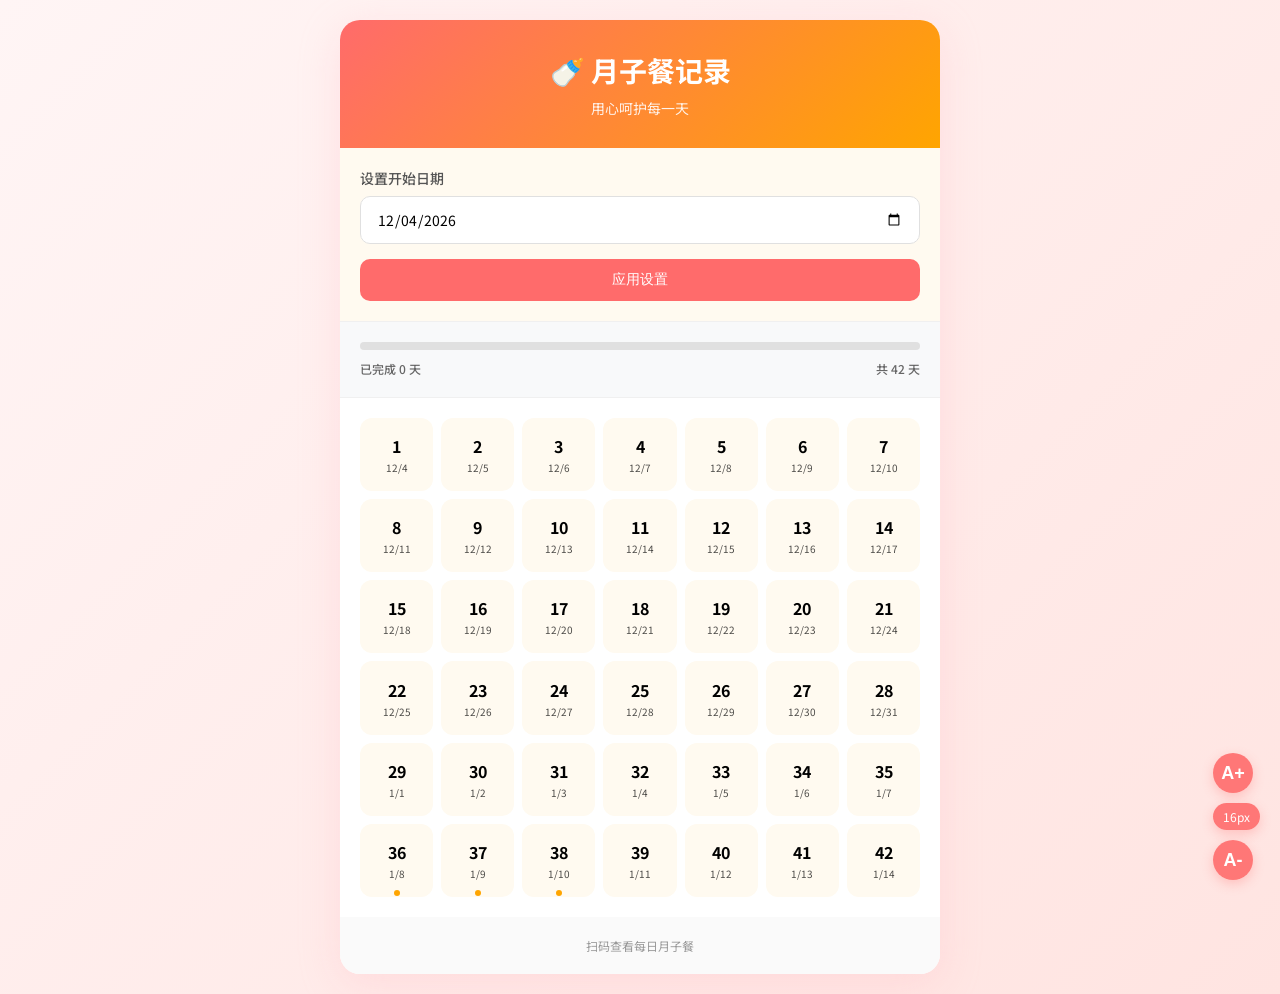
<file: index.html>
<!DOCTYPE html>
<html lang="zh-CN">
<head>
    <meta charset="UTF-8">
    <meta name="viewport" content="width=device-width, initial-scale=1.0, maximum-scale=1.0, user-scalable=no">
    <title>月子餐记录</title>
    <link rel="stylesheet" href="style.css">
    <link href="https://fonts.googleapis.com/css2?family=Noto+Sans+SC:wght@400;500;700&display=swap" rel="stylesheet">
</head>
<body>
    <div class="container">
        <header>
            <h1>🍼 月子餐记录</h1>
            <p class="subtitle">用心呵护每一天</p>
        </header>

        <div class="settings-section">
            <div class="setting-item">
                <label for="startDate">设置开始日期</label>
                <input type="date" id="startDate">
            </div>
            <button id="applyDate" class="btn btn-primary">应用设置</button>
        </div>

        <div class="progress-section">
            <div class="progress-bar">
                <div id="progressFill" class="progress-fill"></div>
            </div>
            <div class="progress-text">
                <span>已完成 <span id="completedDays">0</span> 天</span>
                <span>共 42 天</span>
            </div>
        </div>

        <div class="days-grid" id="daysGrid"></div>

        <footer>
            <p>扫码查看每日月子餐</p>
        </footer>

        <div class="font-size-controls">
            <button class="font-size-btn" id="fontIncrease">A+</button>
            <div class="font-size-indicator" id="fontSizeIndicator">16px</div>
            <button class="font-size-btn" id="fontDecrease">A-</button>
        </div>
    </div>

    <script src="script.js"></script>
</body>
</html>
</file>
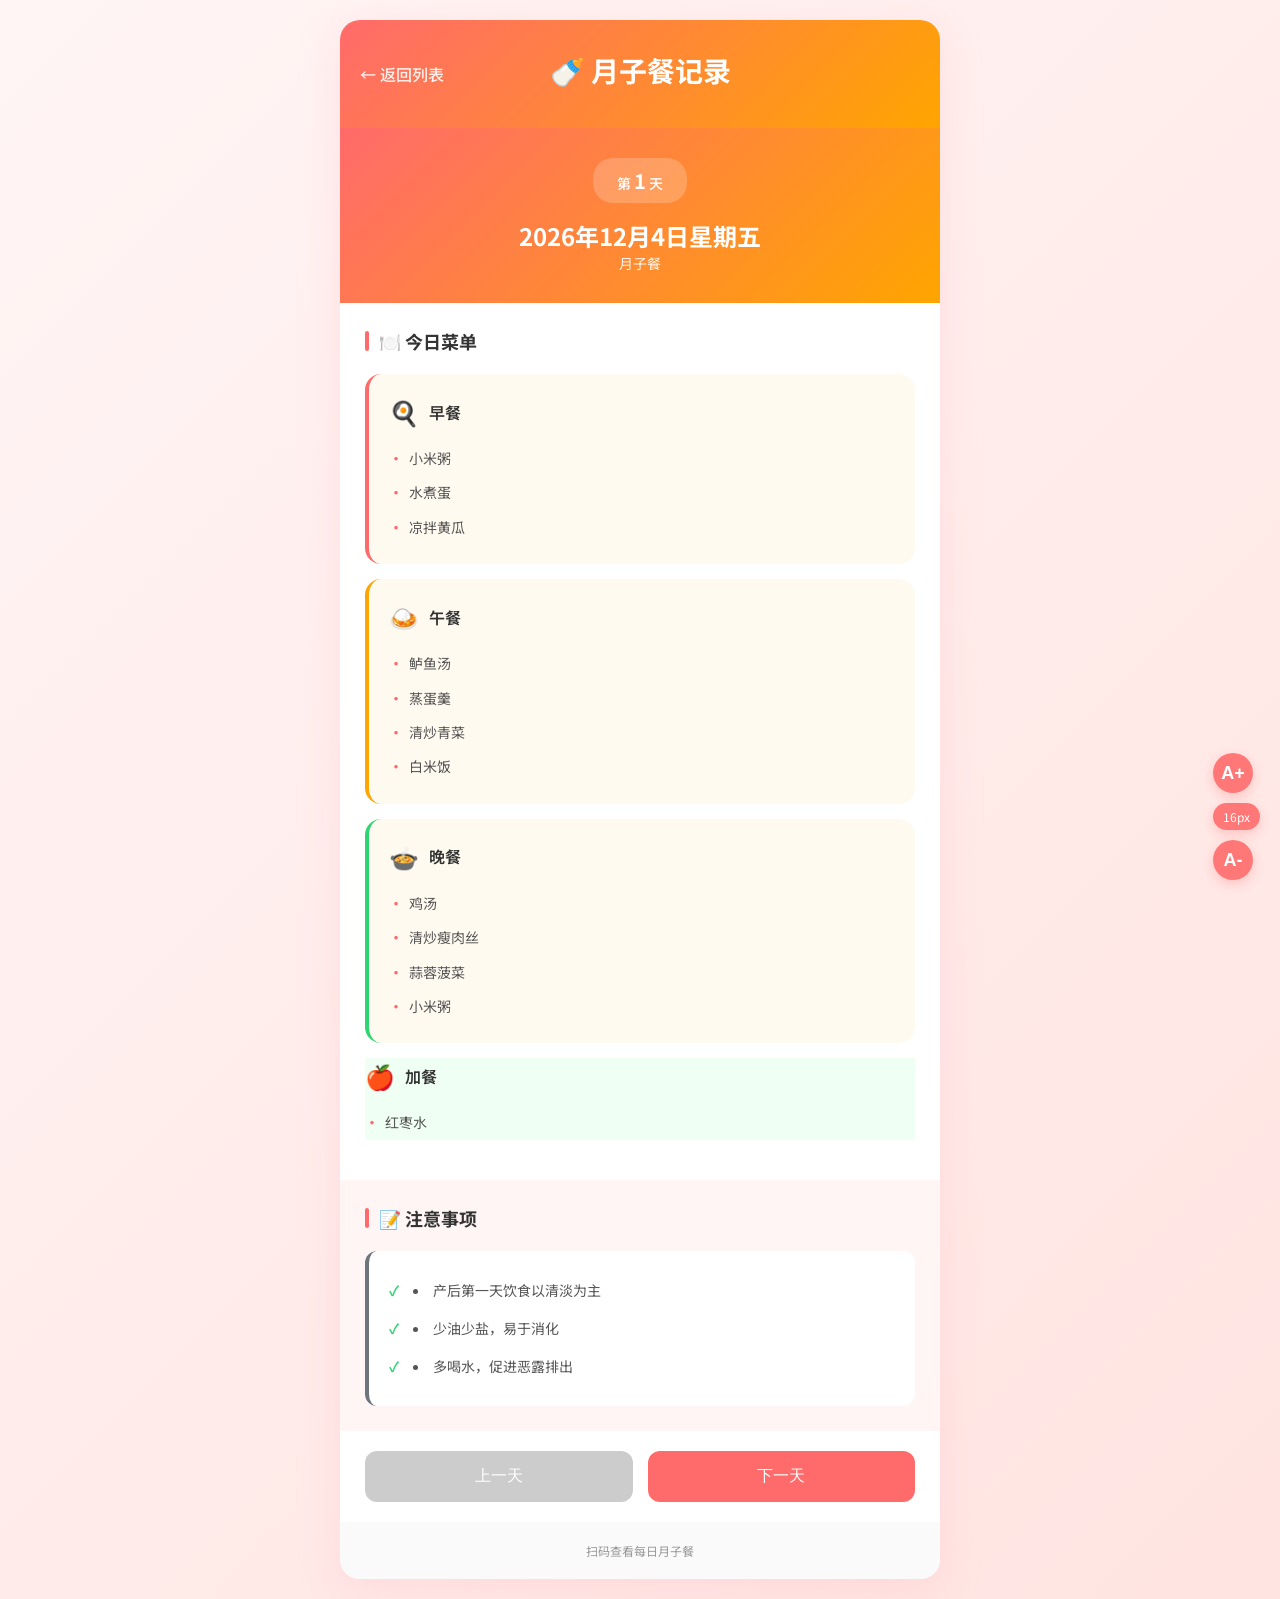
<file: detail.html>
<!DOCTYPE html>
<html lang="zh-CN">
<head>
    <meta charset="UTF-8">
    <meta name="viewport" content="width=device-width, initial-scale=1.0, maximum-scale=1.0, user-scalable=no">
    <title>月子餐 - 第X天</title>
    <link rel="stylesheet" href="style.css">
    <link href="https://fonts.googleapis.com/css2?family=Noto+Sans+SC:wght@400;500;700&display=swap" rel="stylesheet">
</head>
<body>
    <div class="container detail-container">
        <header>
            <a href="index.html" class="back-link">← 返回列表</a>
            <h1>🍼 月子餐记录</h1>
        </header>

        <div class="theme-section" id="themeSection">
            <div class="theme-badge">第 <span id="dayNumber">1</span> 天</div>
            <h2 id="dateTitle">2026年6月25日</h2>
            <div class="theme-label">月子餐</div>
        </div>

        <div class="content-section">
            <h3 class="section-title">🍽️ 今日菜单</h3>
            
            <div class="meal-card breakfast-card">
                <div class="meal-header">
                    <span class="meal-icon">🍳</span>
                    <span class="meal-name">早餐</span>
                </div>
                <div class="meal-content" id="breakfastContent">
                    <ul id="breakfastList"></ul>
                </div>
            </div>

            <div class="meal-card lunch-card">
                <div class="meal-header">
                    <span class="meal-icon">🍛</span>
                    <span class="meal-name">午餐</span>
                </div>
                <div class="meal-content" id="lunchContent">
                    <ul id="lunchList"></ul>
                </div>
            </div>

            <div class="meal-card dinner-card">
                <div class="meal-header">
                    <span class="meal-icon">🍲</span>
                    <span class="meal-name">晚餐</span>
                </div>
                <div class="meal-content" id="dinnerContent">
                    <ul id="dinnerList"></ul>
                </div>
            </div>

            <div class="snack-card" id="snackCard" style="display: none;">
                <div class="meal-header">
                    <span class="meal-icon">🍎</span>
                    <span class="meal-name">加餐</span>
                </div>
                <div class="meal-content" id="snackContent">
                    <ul id="snackList"></ul>
                </div>
            </div>
        </div>

        <div class="notes-section" id="notesSection">
            <h3 class="section-title">📝 注意事项</h3>
            <div class="notes-content" id="notesContent">
                <p>暂无注意事项</p>
            </div>
        </div>

        <div class="nav-section">
            <button id="prevDay" class="nav-btn">上一天</button>
            <button id="nextDay" class="nav-btn">下一天</button>
        </div>

        <footer>
            <p>扫码查看每日月子餐</p>
        </footer>

        <div class="font-size-controls">
            <button class="font-size-btn" id="fontIncrease">A+</button>
            <div class="font-size-indicator" id="fontSizeIndicator">16px</div>
            <button class="font-size-btn" id="fontDecrease">A-</button>
        </div>
    </div>

    <script src="script.js"></script>
</body>
</html>
</file>
<file: style.css>
* {
    margin: 0;
    padding: 0;
    box-sizing: border-box;
}

body {
    font-family: 'Noto Sans SC', sans-serif;
    background: linear-gradient(135deg, #fff5f5 0%, #ffe4e1 100%);
    min-height: 100vh;
    padding: 20px;
    font-size: 16px;
    transition: font-size 0.3s ease;
}

.container {
    max-width: 600px;
    margin: 0 auto;
    background: #ffffff;
    border-radius: 20px;
    box-shadow: 0 10px 40px rgba(255, 182, 193, 0.3);
    overflow: hidden;
}

header {
    background: linear-gradient(135deg, #ff6b6b 0%, #ffa500 100%);
    color: white;
    padding: 30px;
    text-align: center;
    position: relative;
}

header h1 {
    font-size: 28px;
    margin-bottom: 8px;
    font-weight: 700;
}

.subtitle {
    font-size: 14px;
    opacity: 0.9;
}

.back-link {
    position: absolute;
    left: 20px;
    top: 50%;
    transform: translateY(-50%);
    color: rgba(255, 255, 255, 0.9);
    text-decoration: none;
    font-size: 16px;
    font-weight: 500;
}

.back-link:hover {
    text-decoration: underline;
}

.settings-section {
    padding: 20px;
    background: #fffaf0;
    border-bottom: 1px solid #f0f0f0;
}

.setting-item {
    margin-bottom: 15px;
}

.setting-item label {
    display: block;
    font-size: 14px;
    font-weight: 500;
    color: #555;
    margin-bottom: 8px;
}

.setting-item input {
    width: 100%;
    padding: 12px 16px;
    border: 1px solid #e0e0e0;
    border-radius: 10px;
    font-size: 14px;
    font-family: inherit;
    transition: all 0.3s;
    background: #fff;
}

.setting-item input:focus {
    outline: none;
    border-color: #ff6b6b;
    box-shadow: 0 0 0 3px rgba(255, 107, 107, 0.1);
}

.btn {
    padding: 12px 24px;
    border: none;
    border-radius: 10px;
    font-size: 14px;
    font-weight: 500;
    cursor: pointer;
    transition: all 0.3s;
}

.btn-primary {
    background: #ff6b6b;
    color: white;
    width: 100%;
}

.btn-primary:hover {
    background: #ff5252;
    transform: translateY(-2px);
    box-shadow: 0 5px 15px rgba(255, 107, 107, 0.3);
}

.progress-section {
    padding: 20px;
    background: #f8f9fa;
    border-bottom: 1px solid #f0f0f0;
}

.progress-bar {
    height: 8px;
    background: #e0e0e0;
    border-radius: 4px;
    overflow: hidden;
    margin-bottom: 10px;
}

.progress-fill {
    height: 100%;
    background: linear-gradient(90deg, #ff6b6b, #ffa500);
    border-radius: 4px;
    transition: width 0.3s ease;
}

.progress-text {
    display: flex;
    justify-content: space-between;
    font-size: 12px;
    color: #666;
}

.progress-text span {
    font-weight: 500;
}

.days-grid {
    display: grid;
    grid-template-columns: repeat(7, 1fr);
    gap: 8px;
    padding: 20px;
}

.day-card {
    aspect-ratio: 1;
    display: flex;
    flex-direction: column;
    align-items: center;
    justify-content: center;
    background: #fffaf0;
    border-radius: 12px;
    cursor: pointer;
    transition: all 0.3s;
    border: 2px solid transparent;
}

.day-card:hover {
    background: #ffe4e1;
    border-color: #ff6b6b;
    transform: scale(1.05);
}

.day-card.active {
    background: linear-gradient(135deg, #ff6b6b, #ffa500);
    color: white;
}

.day-card.today {
    border-color: #ff6b6b;
    background: #fff0f0;
}

.day-card.has-meal::after {
    content: '';
    position: absolute;
    bottom: 4px;
    width: 6px;
    height: 6px;
    background: #ffa500;
    border-radius: 50%;
}

.day-number {
    font-size: 16px;
    font-weight: 700;
}

.day-date {
    font-size: 10px;
    opacity: 0.7;
    margin-top: 2px;
}

.detail-container {
    max-width: 600px;
}

.theme-section {
    background: linear-gradient(135deg, #ff6b6b 0%, #ffa500 100%);
    color: white;
    padding: 30px;
    text-align: center;
    position: relative;
}

.theme-badge {
    display: inline-block;
    background: rgba(255, 255, 255, 0.2);
    padding: 8px 24px;
    border-radius: 20px;
    font-size: 14px;
    font-weight: 500;
    margin-bottom: 15px;
}

.theme-badge span {
    font-size: 20px;
    font-weight: 700;
}

.date-title {
    font-size: 24px;
    margin-bottom: 8px;
    font-weight: 700;
}

.theme-label {
    font-size: 14px;
    opacity: 0.9;
}

.content-section {
    padding: 25px;
}

.section-title {
    font-size: 18px;
    color: #333;
    margin-bottom: 20px;
    display: flex;
    align-items: center;
}

.section-title::before {
    content: '';
    width: 4px;
    height: 20px;
    background: #ff6b6b;
    border-radius: 2px;
    margin-right: 10px;
}

.meal-card {
    background: #fffaf0;
    border-radius: 16px;
    padding: 20px;
    margin-bottom: 15px;
    border-left: 4px solid #ffa500;
}

.meal-card:last-child {
    margin-bottom: 0;
}

.breakfast-card {
    border-left-color: #ff6b6b;
}

.lunch-card {
    border-left-color: #ffa500;
}

.dinner-card {
    border-left-color: #2ed573;
}

.snack-card {
    background: #f0fff4;
    border-left-color: #1e90ff;
    margin-bottom: 15px;
}

.meal-header {
    display: flex;
    align-items: center;
    margin-bottom: 12px;
}

.meal-icon {
    font-size: 24px;
    margin-right: 10px;
}

.meal-name {
    font-size: 16px;
    font-weight: 600;
    color: #333;
}

.meal-content ul {
    list-style: none;
    padding: 0;
}

.meal-content li {
    padding: 6px 0;
    position: relative;
    padding-left: 20px;
    font-size: 14px;
    color: #555;
    line-height: 1.6;
}

.meal-content li::before {
    content: '•';
    position: absolute;
    left: 0;
    color: #ff6b6b;
    font-weight: bold;
}

.notes-section {
    padding: 25px;
    background: #fff5f5;
}

.notes-content {
    background: #fff;
    border-radius: 12px;
    padding: 20px;
    border-left: 4px solid #6c757d;
}

.notes-content p {
    font-size: 14px;
    color: #555;
    line-height: 1.8;
    margin: 0;
}

.notes-content ul {
    list-style: none;
    padding: 0;
}

.notes-content li {
    padding: 8px 0;
    position: relative;
    padding-left: 24px;
    font-size: 14px;
    color: #555;
    line-height: 1.6;
}

.notes-content li::before {
    content: '✓';
    position: absolute;
    left: 0;
    color: #2ed573;
    font-weight: bold;
}

.nav-section {
    display: flex;
    gap: 15px;
    padding: 20px 25px;
}

.nav-section .nav-btn {
    flex: 1;
    padding: 15px;
    background: #ff6b6b;
    color: white;
    border: none;
    border-radius: 12px;
    font-size: 16px;
    font-weight: 500;
    cursor: pointer;
    transition: all 0.3s;
}

.nav-section .nav-btn:hover {
    background: #ff5252;
    transform: translateY(-2px);
    box-shadow: 0 5px 15px rgba(255, 107, 107, 0.3);
}

.nav-section .nav-btn:disabled {
    background: #ccc;
    cursor: not-allowed;
    transform: none;
    box-shadow: none;
}

footer {
    text-align: center;
    padding: 20px;
    color: #999;
    font-size: 12px;
    background: #fafafa;
}

.font-size-controls {
    position: fixed;
    bottom: 20px;
    right: 20px;
    display: flex;
    flex-direction: column;
    gap: 10px;
    z-index: 1000;
}

.font-size-btn {
    width: 40px;
    height: 40px;
    border-radius: 50%;
    border: none;
    background: rgba(255, 107, 107, 0.9);
    color: white;
    font-size: 18px;
    font-weight: bold;
    cursor: pointer;
    transition: all 0.3s;
    box-shadow: 0 4px 12px rgba(255, 107, 107, 0.3);
}

.font-size-btn:hover {
    background: #ff5252;
    transform: scale(1.1);
}

.font-size-btn:active {
    transform: scale(0.95);
}

.font-size-indicator {
    background: rgba(255, 107, 107, 0.9);
    color: white;
    padding: 5px 10px;
    border-radius: 20px;
    font-size: 12px;
    text-align: center;
    box-shadow: 0 4px 12px rgba(255, 107, 107, 0.3);
}

@media (max-width: 480px) {
    body {
        padding: 10px;
    }
    
    header h1 {
        font-size: 24px;
    }
    
    .days-grid {
        grid-template-columns: repeat(7, 1fr);
        gap: 5px;
        padding: 15px;
    }
    
    .day-card {
        padding: 8px;
    }
    
    .day-number {
        font-size: 14px;
    }
    
    .day-date {
        font-size: 9px;
    }
    
    .theme-section {
        padding: 20px;
    }
    
    .theme-badge {
        padding: 6px 16px;
        font-size: 12px;
    }
    
    .date-title {
        font-size: 20px;
    }
    
    .content-section, .notes-section {
        padding: 15px;
    }
    
    .nav-section {
        padding: 15px;
    }
}
</file>
